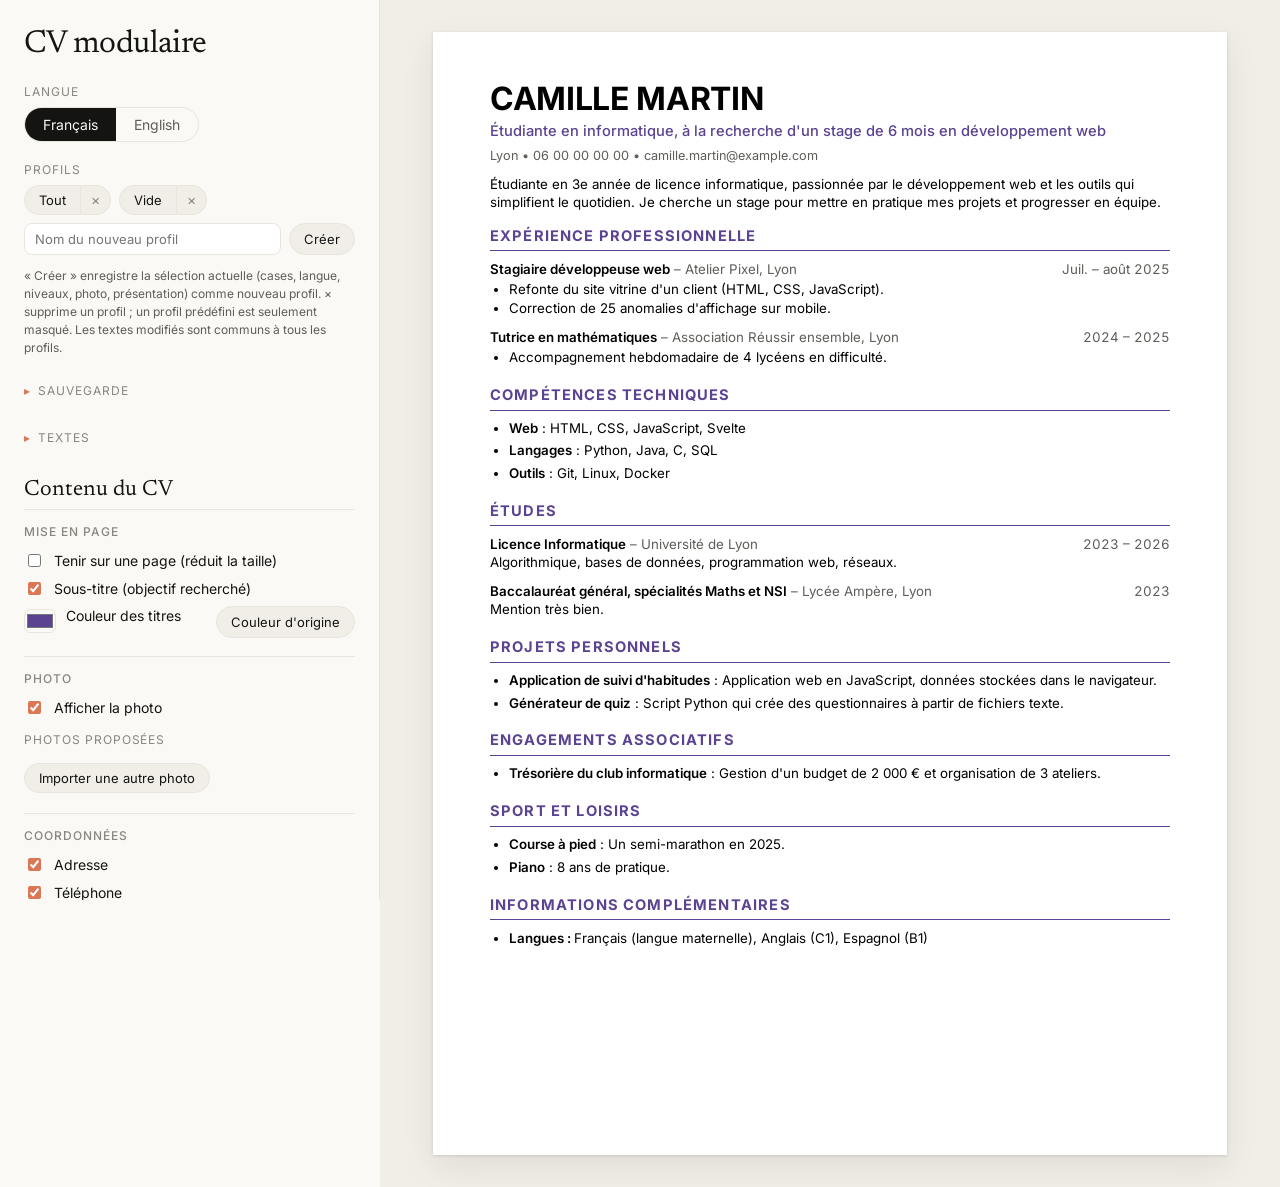
<file: index.html>
<!doctype html>
<html lang="fr">
<head>
  <meta charset="utf-8">
  <!-- Aucun script inline ni requête réseau possible (connect-src 'none') : tout, polices comprises, vient du site lui-même. -->
  <meta http-equiv="Content-Security-Policy" content="default-src 'none'; script-src 'self'; style-src 'self'; font-src 'self'; img-src 'self' data: blob:; connect-src 'none'; base-uri 'none'; form-action 'none'; object-src 'none'">
  <meta name="viewport" content="width=device-width, initial-scale=1">
  <title>CV modulaire</title>
  <link rel="stylesheet" href="style.css?v=20261124f">
</head>
<body>
  <aside class="sidebar">
    <h1 class="brand">CV modulaire</h1>
    <p class="hint" id="notice" role="status" aria-live="polite"></p>

    <div class="block">
      <p class="label" id="label-language"></p>
      <div class="segmented" role="group" aria-labelledby="label-language">
        <button type="button" data-lang="fr" aria-pressed="true">Français</button>
        <button type="button" data-lang="en" aria-pressed="false">English</button>
      </div>
    </div>

    <div class="block">
      <p class="label" id="label-profiles"></p>
      <div class="chips" id="profiles"></div>
      <div class="config-save">
        <input type="text" id="config-name" autocomplete="off">
        <button type="button" class="chip" id="config-save"></button>
      </div>
      <button type="button" class="chip" id="profiles-restore" hidden></button>
      <p class="hint" id="profiles-hint"></p>
    </div>

    <details class="block fold">
      <summary class="label" id="label-configs"></summary>
      <p class="hint" id="configs-hint"></p>
      <div class="options">
        <button type="button" class="chip" id="backup-export"></button>
        <button type="button" class="chip" id="backup-import"></button>
        <input type="file" id="backup-file" accept="application/json,.json" hidden>
      </div>
      <p class="hint" id="backup-note"></p>
      <p class="hint" id="save-status" role="status"></p>
    </details>

    <details class="block fold">
      <summary class="label" id="label-edit"></summary>
      <p class="hint" id="edit-hint"></p>
      <button type="button" class="chip" id="reset-texts"></button>
    </details>

    <div id="controls"></div>

    <div class="export">
      <button type="button" class="primary" id="export-btn"></button>
      <p class="hint" id="export-hint"></p>
      <p class="error" id="fit-warning" role="status"></p>
    </div>
  </aside>

  <main class="preview">
    <div id="a4-probe" aria-hidden="true"></div>
    <article id="cv" class="page"></article>
  </main>

  <script src="data.js?v=20261124f"></script>
  <script src="i18n.js?v=20261124f"></script>
  <script src="validate.js?v=20261124f"></script>
  <script src="app.js?v=20261124f"></script>
</body>
</html>
</file>
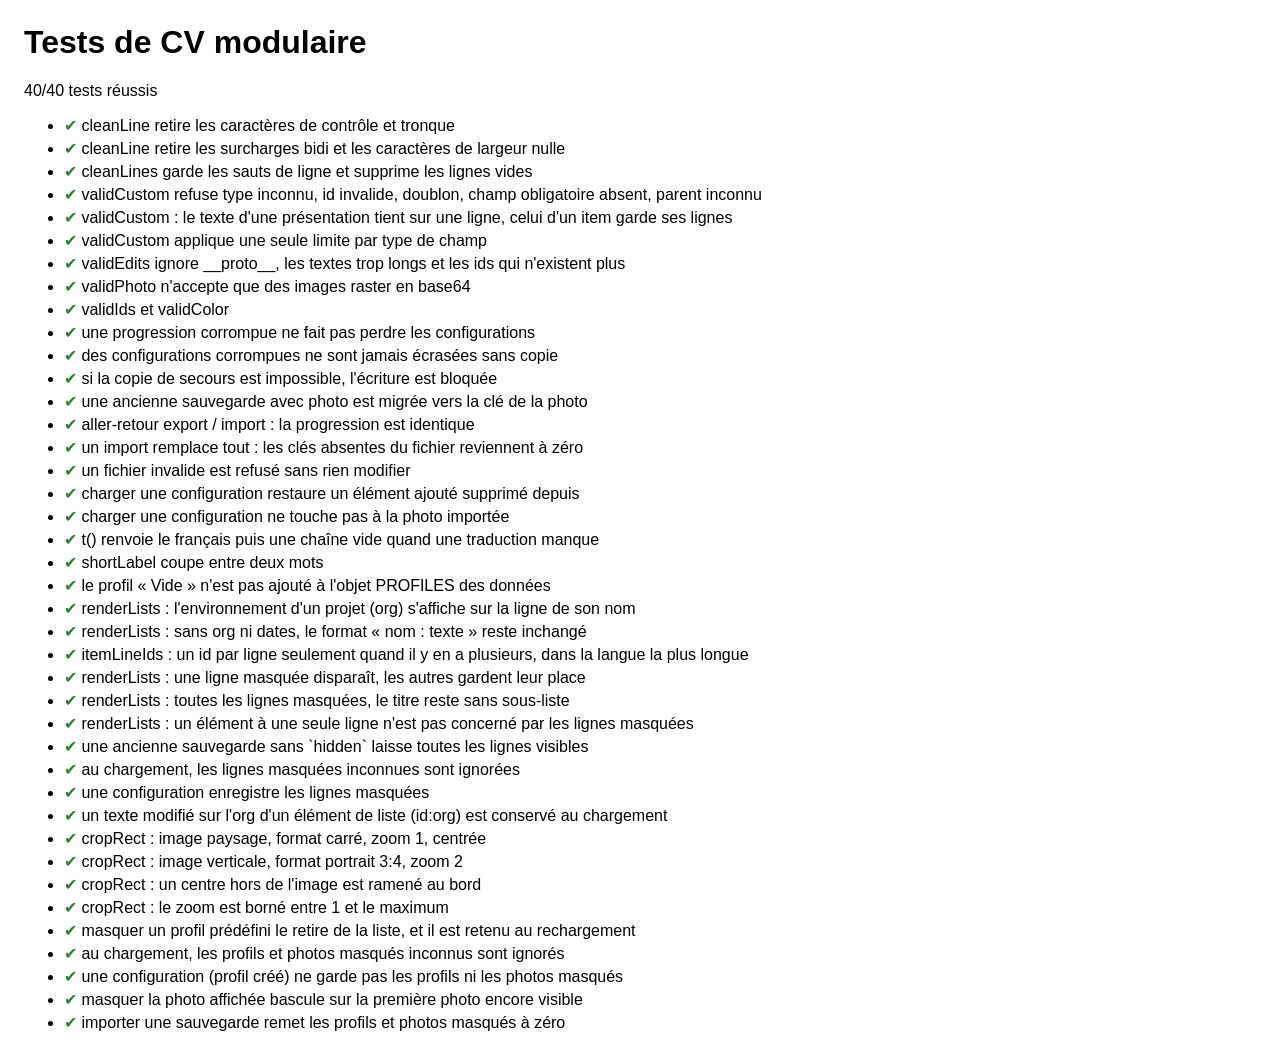
<file: tests.html>
<!doctype html>
<html lang="fr">
<head>
  <meta charset="utf-8">
  <title>Tests de CV modulaire</title>
  <style>
    body { font-family: sans-serif; margin: 24px; }
    li { margin: 4px 0; }
    .ok::before { content: "✔ "; color: #2e7d32; }
    .fail::before { content: "✘ "; color: #c62828; }
    pre { margin: 2px 0 0 20px; color: #c62828; }
  </style>
</head>
<body>
  <h1>Tests de CV modulaire</h1>
  <p id="summary">Exécution…</p>
  <ul id="results"></ul>
  <!-- Mêmes scripts que index.html (sans le DOM de l'application : app.js ne démarre pas l'interface). -->
  <script src="data.js"></script>
  <script src="i18n.js"></script>
  <script src="validate.js"></script>
  <script src="app.js"></script>
  <script src="tests/cases.js"></script>
  <script src="tests/page.js"></script>
</body>
</html>
</file>
<file: style.css>
/* Interface : palette du site Anthropic (ivoire, ardoise, argile).
   Polices Anthropic propriétaires -> Newsreader (serif) et Inter (sans) en substitut. */

/* Polices hébergées avec le site (fichiers dans fonts/, licence OFL) : aucune requête vers Google, et elles
   s'affichent même quand le serveur n'autorise que ses propres fichiers (CSP font-src 'self').
   Fichiers « variables » : une seule fonte couvre toutes les graisses de la plage indiquée. */
@font-face { font-family: "Inter"; src: url("fonts/inter-latin-wght.woff2") format("woff2"); font-weight: 100 900; font-style: normal; font-display: swap; }
@font-face { font-family: "Newsreader"; src: url("fonts/newsreader-latin-wght.woff2") format("woff2"); font-weight: 200 800; font-style: normal; font-display: swap; }

:root {
  --ivory: #faf9f5;
  --ivory-medium: #f0eee6;
  --ivory-dark: #e8e6dc;
  --slate: #141413;
  --slate-light: #5e5d59;
  --cloud: #87867f;
  --clay: #d97757;
  --clay-dark: #c6613f;
  --focus: #2c84db;
  --cv-accent: #9680c8; /* violet des filets du CV d'origine */
  --cv-title: #5b4391; /* violet foncé des titres de section */
  --cv-muted: #5e5d59;
  --serif: "Newsreader", Georgia, "Times New Roman", serif;
  --sans: "Inter", -apple-system, BlinkMacSystemFont, "Segoe UI", sans-serif;
}

* { box-sizing: border-box; }

body {
  margin: 0;
  display: grid;
  grid-template-columns: 380px 1fr;
  min-height: 100vh;
  background: var(--ivory);
  color: var(--slate);
  font-family: var(--sans);
}

/* ---------- Panneau de gauche ---------- */
.sidebar {
  position: sticky;
  top: 0;
  height: 100vh;
  overflow-y: auto;
  padding: 28px 24px;
  border-right: 1px solid var(--ivory-dark);
  background: var(--ivory);
}

.brand { font-family: var(--serif); font-weight: 400; font-size: 32px; letter-spacing: -0.02em; margin: 0 0 24px; }
.block { margin-bottom: 20px; }
.label { margin: 0 0 8px; font-size: 12px; text-transform: uppercase; letter-spacing: 0.08em; color: var(--cloud); }

.segmented { display: inline-flex; border: 1px solid var(--ivory-dark); border-radius: 999px; overflow: hidden; }
.segmented button { border: 0; background: transparent; padding: 8px 18px; font: inherit; font-size: 14px; color: var(--slate-light); cursor: pointer; }
.segmented button[aria-pressed="true"] { background: var(--slate); color: var(--ivory); }

.chips { display: flex; flex-wrap: wrap; gap: 8px; }
.chip { border: 1px solid var(--ivory-dark); background: var(--ivory-medium); border-radius: 999px; padding: 6px 14px; font: inherit; font-size: 13px; cursor: pointer; color: var(--slate); }
.chip:hover { border-color: var(--clay); }

#controls h2 { font-family: var(--serif); font-weight: 400; font-size: 22px; margin: 28px 0 8px; }
.group { padding: 14px 0; border-top: 1px solid var(--ivory-dark); }
.group h3 { margin: 0 0 8px; font-size: 12px; text-transform: uppercase; letter-spacing: 0.08em; color: var(--cloud); font-weight: 500; }

.check { display: flex; gap: 10px; align-items: flex-start; padding: 4px 0; font-size: 14px; line-height: 1.4; cursor: pointer; }
.check.parent { font-weight: 600; margin-top: 6px; }
.check.child { margin-left: 26px; font-size: 13px; color: var(--slate-light); }
.check input { accent-color: var(--clay); margin-top: 3px; flex-shrink: 0; }
.check input:disabled + span { opacity: 0.4; }
.check input:focus-visible, button:focus-visible { outline: 2px solid var(--focus); outline-offset: 2px; }

.export { margin-top: 20px; padding-top: 20px; border-top: 1px solid var(--ivory-dark); }
.primary { width: 100%; border: 0; border-radius: 10px; background: var(--clay); color: #fff; font: inherit; font-weight: 600; padding: 12px; cursor: pointer; }
.primary:hover { background: var(--clay-dark); }
.hint { font-size: 12px; color: var(--slate-light); line-height: 1.5; }

/* ---------- Aperçu A4 ---------- */
.preview { padding: 32px; display: flex; justify-content: center; background: var(--ivory-medium); }

.page {
  width: 210mm;
  min-height: 297mm;
  padding: 13mm 15mm;
  background: #fff;
  box-shadow: 0 1px 3px rgba(20, 20, 19, 0.12), 0 12px 32px rgba(20, 20, 19, 0.08);
  font-family: var(--sans);
  font-size: 10pt;
  line-height: 1.35;
  color: #000;
}

/* Mise en page du CV d'origine : photo à droite, filets violets entre les sections.
   La photo flotte : l'identité puis la présentation s'écoulent à sa gauche, et le texte reprend toute la largeur
   sous elle. flow-root fait englober la photo par l'en-tête, pour que le filet de la section suivante passe dessous. */
.cv-header { display: flow-root; padding-bottom: 4mm; }
.identity { text-align: left; }
.identity h1 { margin: 0 0 1.5mm; font-size: 24pt; font-weight: 700; letter-spacing: -0.01em; line-height: 1.1; }
.contact { margin: 0; font-size: 9.5pt; color: var(--cv-muted); }
/* Hauteur fixe, largeur déduite du format de l'image : une photo verticale reste aussi haute qu'une photo
   paysage, mais plus étroite, et laisse plus de place au texte. Les bornes limitent les formats extrêmes
   (rognés au centre par object-fit dans ce cas seulement). */
.photo { float: right; height: 48mm; width: auto; min-width: 30mm; max-width: 60mm; object-fit: cover; margin: 0 0 3mm 6mm; }

/* text-wrap: pretty évite un mot seul sur la dernière ligne (ignoré sans risque par les navigateurs qui ne le gèrent pas) */
.summary { margin: 3mm 0 0; text-align: left; text-wrap: pretty; }

/* Titre de section en petites capitales espacées, filet fin juste dessous (convention des CV) */
.cv-section { margin-top: 5mm; }
.cv-header + .cv-section { margin-top: 0; }
.cv-section h2 {
  margin: 0 0 2.5mm;
  padding-bottom: 1mm;
  border-bottom: 0.3mm solid var(--cv-title);
  font-size: 11pt;
  font-weight: 700;
  text-transform: uppercase;
  letter-spacing: 0.08em;
  color: var(--cv-title);
}

.entry { margin-bottom: 3mm; break-inside: avoid; }
.entry:last-child { margin-bottom: 0; }
.row { display: flex; justify-content: space-between; gap: 8mm; align-items: baseline; }
.row h4 { margin: 0; font-size: 1em; font-weight: 600; }
/* Chiffres de même largeur : les années s'alignent sur le bord droit d'une ligne à l'autre */
.dates { font-weight: 400; color: var(--cv-muted); white-space: nowrap; font-variant-numeric: tabular-nums; }
.org { font-weight: 400; color: var(--cv-muted); }
.subtitle { margin: 0 0 1.5mm; font-size: 11pt; font-weight: 500; color: var(--cv-title); }
.sub { margin: 0.5mm 0 0; padding-left: 5mm; list-style: circle; }
.entry ul { margin: 0.5mm 0 0; padding-left: 5mm; }
.entry li { margin: 0.3mm 0; }
.detail { margin: 0; }
.extra { margin: 0; padding-left: 5mm; }
.extra li { margin-bottom: 1.2mm; }
.extra li:last-child { margin-bottom: 0; }

/* ---------- Petits écrans ---------- */
@media (max-width: 1100px) {
  body { grid-template-columns: 1fr; }
  .sidebar { position: static; height: auto; }
  .preview { overflow-x: auto; justify-content: flex-start; }
}

/* ---------- Export PDF : seul le CV est imprimé, en A4 ---------- */
@page { size: A4; margin: 0; }

@media print {
  body { display: block; background: #fff; }
  .sidebar { display: none; }
  .preview { padding: 0; background: #fff; display: block; }
  .page { box-shadow: none; width: 100%; min-height: 0; margin: 0; }
  * { -webkit-print-color-adjust: exact; print-color-adjust: exact; }
}

/* Mention « à confirmer » sous un élément de la liste de contrôle */
.badge { display: block; font-size: 11px; font-style: normal; color: var(--clay-dark); }
.check { flex-wrap: wrap; }
.check .badge { flex-basis: 100%; margin-left: 26px; }
.extra li { break-inside: avoid; }
.extra { list-style: disc; }


/* Curseur de niveau de langue (B1 à C2) */
.level { display: flex; align-items: center; gap: 8px; margin: 2px 0 6px 52px; font-size: 12px; color: var(--cloud); }
.level input { flex: 1; accent-color: var(--clay); min-width: 0; }
.level-value { min-width: 24px; text-align: right; font-weight: 600; color: var(--slate); }

/* Contrôles de la photo */
.photo-actions, .options { display: flex; flex-wrap: wrap; gap: 8px; margin-top: 8px; }
.chip:disabled { opacity: 0.4; cursor: not-allowed; }
.error { margin: 6px 0 0; font-size: 12px; color: #bf4d43; }

/* Textes modifiables dans l'aperçu (écran seulement) */
.edit { outline: none; border-radius: 2px; }
.edit:hover { outline: 1px dashed var(--clay); outline-offset: 2px; }
.edit:focus { outline: 2px solid var(--clay); outline-offset: 2px; background: #fff7f2; }
.dates.edit { white-space: nowrap; }
@media print { .edit:hover, .edit:focus { outline: none; background: none; } }

/* Choix actif parmi les photos proposées */
.chip[aria-pressed="true"] { background: var(--slate); color: var(--ivory); border-color: var(--slate); }
.group .label { margin-top: 10px; }

/* Configurations enregistrées */
.config-save { display: flex; gap: 8px; margin: 8px 0; }
.config-save input { flex: 1; min-width: 0; border: 1px solid var(--ivory-dark); border-radius: 8px; padding: 7px 10px; font: inherit; font-size: 13px; background: #fff; color: var(--slate); }
#save-status.error { color: #bf4d43; }

/* Blocs repliables du panneau (Configurations, Textes) */
.fold > summary { cursor: pointer; list-style: none; margin-bottom: 0; padding: 6px 0; }
.fold > summary::-webkit-details-marker { display: none; }
.fold > summary::before { content: "▸"; display: inline-block; width: 1.2em; color: var(--clay); }
.fold[open] > summary::before { content: "▾"; }
.fold[open] > summary { margin-bottom: 8px; }

/* Option « une page » : zoom réduit, largeur agrandie d'autant pour garder 210 mm visuels */
#a4-probe { position: absolute; visibility: hidden; height: 297mm; width: 0; }
.page.one-page { zoom: var(--fit); width: calc(210mm / var(--fit)); min-height: calc(297mm / var(--fit)); }
@media print { .page.one-page { width: calc(210mm / var(--fit)); min-height: 0; } }
.check input[type="color"] { width: 32px; height: 24px; padding: 0; border: 1px solid var(--ivory-dark); border-radius: 6px; background: none; cursor: pointer; }
.check .chip { margin-left: auto; }
.text-input { width: 100%; margin: 4px 0 6px; border: 1px solid var(--ivory-dark); border-radius: 8px; padding: 7px 10px; font: inherit; font-size: 13px; background: #fff; color: var(--slate); }

/* Même graisse partout : <strong> est « bolder » par défaut, donc plus lourd quand il est dans un <h4> */
.page strong { font-weight: 600; }

/* Formulaires d'ajout dans la barre latérale */
.add { margin: 6px 0; }
.add > summary { display: inline-block; list-style: none; cursor: pointer; }
.add > summary::-webkit-details-marker { display: none; }
.add form { margin-top: 6px; padding: 8px 10px; border: 1px solid var(--ivory-dark); border-radius: 8px; }
.add .field { display: block; margin-bottom: 4px; font-size: 12px; color: var(--cloud); }
.add textarea.text-input { resize: vertical; }
#notice:empty { display: none; }

/* Erreur de démarrage : visible même si le reste de la page n'a pas pu se construire */
.fatal { margin: 16px; padding: 14px 16px; border: 1px solid #bf4d43; border-radius: 8px; background: #fdf1ef; color: #7a2b24; font-size: 14px; grid-column: 1 / -1; }
@media print { .fatal { display: none; } }

/* Fenêtre de recadrage de la photo importée */
.crop-dialog { max-width: min(440px, calc(100vw - 32px)); border: 1px solid var(--ivory-dark); border-radius: 14px; padding: 20px 22px; background: var(--ivory); color: var(--slate); font-family: var(--sans); }
.crop-dialog::backdrop { background: rgba(20, 20, 19, 0.45); }
.crop-dialog h2 { margin: 0 0 6px; font-family: var(--serif); font-weight: 400; font-size: 22px; }
.crop-stage { display: flex; justify-content: center; margin: 12px 0; padding: 10px; border-radius: 10px; background: var(--ivory-medium); }
/* touch-action: none empêche le navigateur de faire défiler la page pendant qu'on fait glisser l'image au doigt */
.crop-canvas { max-width: 100%; height: auto; cursor: grab; touch-action: none; box-shadow: 0 1px 4px rgba(20, 20, 19, 0.2); }
.crop-canvas:active { cursor: grabbing; }
.crop-canvas:focus-visible { outline: 2px solid var(--focus); outline-offset: 3px; }
.level.crop-zoom { margin: 0 0 14px; }
.crop-buttons { display: flex; gap: 10px; justify-content: flex-end; }
.crop-buttons .primary { width: auto; padding: 8px 20px; }
@media print { .crop-dialog { display: none; } }

/* Bouton accolé d'un « × » de suppression (profils, photos) */
.chip-group { display: inline-flex; }
.chip-group[hidden] { display: none; }
.chip-group > .chip { border-radius: 999px 0 0 999px; }
.chip-del { border: 1px solid var(--ivory-dark); border-left: 0; border-radius: 0 999px 999px 0; background: var(--ivory-medium); padding: 0 10px; font: inherit; font-size: 14px; line-height: 1; color: var(--cloud); cursor: pointer; }
.chip-del:hover { color: #bf4d43; border-color: #bf4d43; }
.chip-del:focus-visible { outline: 2px solid var(--focus); outline-offset: 2px; }
/* Libellé de la photo importée : affichée, mais ce n'est pas un bouton */
.chip.current { cursor: default; background: var(--slate); color: var(--ivory); border-color: var(--slate); }
#profiles-restore { margin-bottom: 8px; }
</file>
